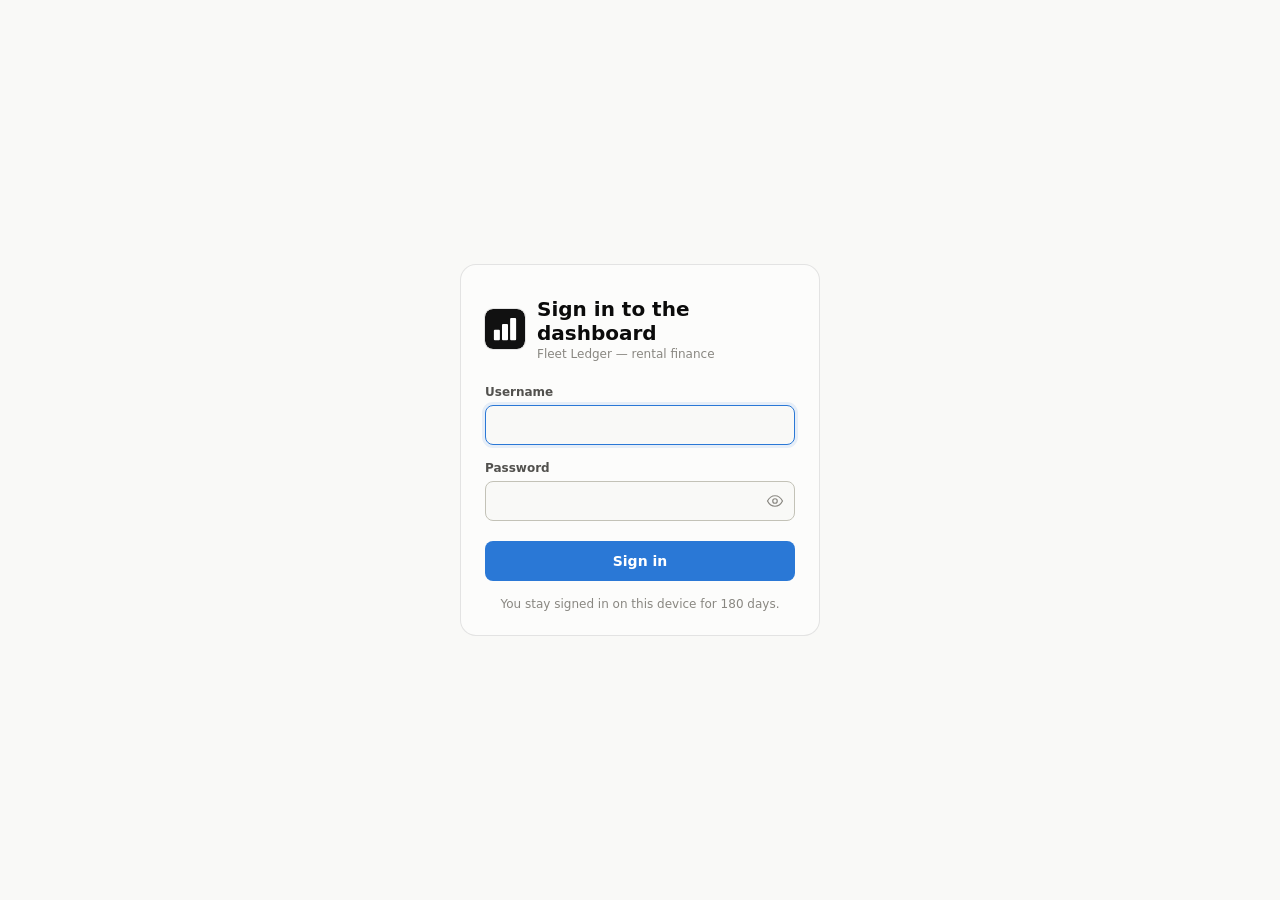
<file: project-4-bike-rental-finance-system/dashboard/frontend/login.html>
<!doctype html>
<html lang="en">
<head>
<meta charset="UTF-8" />
<meta name="viewport" content="width=device-width, initial-scale=1.0" />
<title>Fleet Ledger — sign in</title>
<link rel="icon" href="data:image/svg+xml,%3Csvg%20xmlns%3D%22http%3A//www.w3.org/2000/svg%22%20viewBox%3D%220%200%20640%20640%22%3E%3Crect%20width%3D%22640%22%20height%3D%22640%22%20rx%3D%22128%22%20fill%3D%22%23111%22/%3E%3Crect%20x%3D%22142%22%20y%3D%22330%22%20width%3D%2296%22%20height%3D%22168%22%20rx%3D%2216%22%20fill%3D%22%23fff%22/%3E%3Crect%20x%3D%22272%22%20y%3D%22238%22%20width%3D%2296%22%20height%3D%22260%22%20rx%3D%2216%22%20fill%3D%22%23fff%22/%3E%3Crect%20x%3D%22402%22%20y%3D%22142%22%20width%3D%2296%22%20height%3D%22356%22%20rx%3D%2216%22%20fill%3D%22%23fff%22/%3E%3C/svg%3E" />
<script>
  try {
    var t = localStorage.getItem("theme");
    if (t === "light" || t === "dark") document.documentElement.setAttribute("data-theme", t);
  } catch (e) {}
</script>
<link rel="stylesheet" href="styles.css" />
</head>
<body class="login-body">
<main class="login-wrap">
  <form class="login-card" id="login-form" novalidate>
    <div class="login-brand">
      <svg class="brand-logo" viewBox="0 0 640 640" width="40" height="40" aria-hidden="true"><rect width="640" height="640" rx="128" fill="#111"/><rect x="142" y="330" width="96" height="168" rx="16" fill="#fff"/><rect x="272" y="238" width="96" height="260" rx="16" fill="#fff"/><rect x="402" y="142" width="96" height="356" rx="16" fill="#fff"/></svg>
      <div>
        <h1 class="login-title">Sign in to the dashboard</h1>
        <p class="login-sub">Fleet Ledger — rental finance</p>
      </div>
    </div>

    <label class="login-field">
      <span class="login-label">Username</span>
      <input id="login-user" name="username" type="text" autocomplete="username"
             autocapitalize="none" spellcheck="false" required autofocus />
    </label>

    <label class="login-field">
      <span class="login-label">Password</span>
      <span class="login-password">
        <input id="login-password" name="password" type="password" autocomplete="current-password" required />
        <button type="button" class="login-reveal" id="login-reveal" aria-label="Show password" aria-pressed="false">
          <svg width="18" height="18" viewBox="0 0 24 24" fill="none" aria-hidden="true"><path d="M2 12s3.6-7 10-7 10 7 10 7-3.6 7-10 7S2 12 2 12Z" stroke="currentColor" stroke-width="1.6" stroke-linejoin="round"/><circle cx="12" cy="12" r="3" stroke="currentColor" stroke-width="1.6"/></svg>
        </button>
      </span>
    </label>

    <p class="login-error" id="login-error" role="alert" aria-live="assertive" hidden></p>

    <button class="login-submit" id="login-submit" type="submit">Sign in</button>
    <p class="login-hint">You stay signed in on this device for 180 days.</p>
  </form>
</main>
<script src="login.js"></script>
</body>
</html>
</file>
<file: project-4-bike-rental-finance-system/dashboard/frontend/styles.css>
:root {
  color-scheme: light;
  --surface-1: #fcfcfb;
  --page-plane: #f9f9f7;
  --text-primary: #0b0b0b;
  --text-secondary: #52514e;
  --text-muted: #898781;
  --gridline: #e1e0d9;
  --baseline: #c3c2b7;
  --border: rgba(11, 11, 11, 0.10);
  --success: #006300;
  --critical: #d03b3b;

  --series-1: #2a78d6;
  --series-1-wash: rgba(42, 120, 214, 0.10);

  --status-good: #0ca30c;
  --status-warning: #fab219;
  --status-serious: #ec835a;
  --status-critical: #d03b3b;
  --status-sale: #6f6d67;

  /* Fleet statuses, by meaning: blue = earning (rented, booked),
     green = ready to rent, warm = needs attention (idle, repair),
     grey = leaving the fleet (for sale, sold - the palest, needs nothing). */
  --st-booked: #6457d6;
  --st-free: #2f9e44;
  --st-idle: #e8a200;
  --st-repair: #e8590c;
  --st-sale: #6f6d67;
  --st-sold: #c9c7bf;

  --tooltip-muted: rgba(255,255,255,0.62);
  --shadow-card: 0 1px 2px rgba(11,11,11,0.04), 0 1px 12px rgba(11,11,11,0.03);
  --skeleton-base: #ece9e2;
  --skeleton-shine: #f7f5f0;

  /* Type scale - 6 steps, nothing outside this list. */
  --fs-1: 12px;
  --fs-2: 14px;
  --fs-3: 16px;
  --fs-4: 20px;
  --fs-5: 28px;
  --fs-6: 34px;
  --fs-kpi: 32px;

  /* Spacing - 4px grid. */
  --sp-1: 4px;
  --sp-2: 8px;
  --sp-3: 12px;
  --sp-4: 16px;
  --sp-5: 24px;
  --sp-6: 32px;

  /* Radius - one role each. */
  --radius-xs: 4px;
  --radius-sm: 8px;
  --radius-md: 12px;
  --radius-lg: 16px;
  --radius-pill: 999px;
}

@media (prefers-color-scheme: dark) {
  :root:where(:not([data-theme="light"])) {
    color-scheme: dark;
    --surface-1: #1a1a19;
    --page-plane: #0d0d0d;
    --text-primary: #ffffff;
    --text-secondary: #c3c2b7;
    --text-muted: #898781;
    --gridline: #2c2c2a;
    --baseline: #383835;
    --border: rgba(255, 255, 255, 0.10);
    --success: #0ca30c;
    --critical: #e66767;

    --series-1: #3987e5;
    --series-1-wash: rgba(57, 135, 229, 0.14);
    --status-sale: #8e8c85;
    --st-booked: #8b80f0;
    --st-free: #3fb950;
    --st-idle: #f5b82e;
    --st-repair: #f07b3f;
    --st-sale: #8e8c85;
    --st-sold: #555450;

    --tooltip-muted: rgba(11,11,11,0.55);
    --shadow-card: 0 1px 2px rgba(0,0,0,0.3), 0 1px 16px rgba(0,0,0,0.25);
    --skeleton-base: #232322;
    --skeleton-shine: #2c2c2a;
  }
}

:root[data-theme="dark"] {
  color-scheme: dark;
  --surface-1: #1a1a19;
  --page-plane: #0d0d0d;
  --text-primary: #ffffff;
  --text-secondary: #c3c2b7;
  --text-muted: #898781;
  --gridline: #2c2c2a;
  --baseline: #383835;
  --border: rgba(255, 255, 255, 0.10);
  --success: #0ca30c;
  --critical: #e66767;

  --series-1: #3987e5;
  --series-1-wash: rgba(57, 135, 229, 0.14);
  --status-sale: #8e8c85;
  --st-booked: #8b80f0;
  --st-free: #3fb950;
  --st-idle: #f5b82e;
  --st-repair: #f07b3f;
  --st-sale: #8e8c85;
  --st-sold: #555450;

  --tooltip-muted: rgba(11,11,11,0.55);
  --shadow-card: 0 1px 2px rgba(0,0,0,0.3), 0 1px 16px rgba(0,0,0,0.25);
  --skeleton-base: #232322;
  --skeleton-shine: #2c2c2a;
}

* { box-sizing: border-box; }

/* Author rules like `.x { display: flex }` otherwise beat the UA [hidden]
   rule at equal specificity, so anything toggled via the `hidden` attribute
   needs this to actually disappear. */
[hidden] { display: none !important; }

html, body {
  margin: 0;
  padding: 0;
  background: var(--page-plane);
  color: var(--text-primary);
  font-family: system-ui, -apple-system, "Segoe UI", sans-serif;
  font-size: var(--fs-2);
  -webkit-font-smoothing: antialiased;
}

.page {
  max-width: 1440px;
  margin: 0 auto;
  padding: var(--sp-4) var(--sp-4) var(--sp-6);
}

:focus-visible {
  outline: 2px solid var(--series-1);
  outline-offset: 2px;
  border-radius: var(--radius-xs);
}

@media (prefers-reduced-motion: reduce) {
  * { animation-duration: 0.001ms !important; animation-iteration-count: 1 !important; transition-duration: 0.001ms !important; }
}

/* ---------- Sticky control bar ---------- */

.control-bar {
  position: sticky;
  top: 0;
  z-index: 30;
  background: var(--page-plane);
  padding: var(--sp-3) 0 var(--sp-2);
  margin: 0 0 var(--sp-4);
  border-bottom: 1px solid var(--gridline);
}

.topbar {
  display: flex;
  align-items: flex-start;
  justify-content: space-between;
  gap: var(--sp-3);
  padding: 0 var(--sp-1) var(--sp-3);
  flex-wrap: wrap;
}

.topbar-title { display: flex; align-items: center; gap: var(--sp-3); flex-wrap: wrap; }
.topbar-title h1 .topbar-sub { font-weight: 400; color: var(--text-muted); margin-left: 6px; }
.brand-logo { display: block; flex: 0 0 auto; border-radius: var(--radius-sm); box-shadow: 0 0 0 1px var(--border); }
.topbar-title h1 { font-size: var(--fs-4); font-weight: 650; margin: 0; }
.topbar-sub { color: var(--text-secondary); font-size: var(--fs-2); }

.topbar-meta { display: flex; align-items: center; gap: var(--sp-2); flex-wrap: wrap; }
.ts-line {
  color: var(--text-muted);
  font-size: var(--fs-1);
  white-space: nowrap;
  font-variant-numeric: tabular-nums;
  cursor: default;
}

.demo-badge {
  color: var(--text-muted);
  font-size: var(--fs-1);
  border: 1px dashed currentColor;
  border-radius: 999px;
  padding: 1px var(--sp-2);
  white-space: nowrap;
  cursor: default;
}
.demo-badge[hidden] { display: none; }

.icon-btn {
  width: 32px; height: 32px;
  display: flex; align-items: center; justify-content: center;
  border-radius: var(--radius-pill);
  border: 1px solid var(--border);
  background: var(--surface-1);
  color: var(--text-secondary);
  cursor: pointer;
  flex: 0 0 auto;
}
.icon-btn:hover { color: var(--text-primary); background: var(--series-1-wash); }
.icon-btn, .cmp-btn, .table-toggle, .status-chip, .sort-btn, .bike-row, .dp-cancel, .dp-apply, .login-submit, .login-reveal {
  transition: background-color 0.2s ease, color 0.2s ease, border-color 0.2s ease, opacity 0.2s ease, filter 0.2s ease;
}
.icon-btn.spinning svg { animation: spin 0.8s linear infinite; }
@keyframes spin { to { transform: rotate(360deg); } }

.error-banner {
  display: flex;
  align-items: center;
  justify-content: space-between;
  gap: var(--sp-3);
  background: color-mix(in srgb, var(--critical) 12%, var(--surface-1));
  border: 1px solid color-mix(in srgb, var(--critical) 35%, transparent);
  color: var(--text-primary);
  border-radius: var(--radius-md);
  padding: var(--sp-3) var(--sp-4);
  font-size: var(--fs-2);
  margin-bottom: var(--sp-4);
}
.error-retry {
  border: 1px solid var(--border);
  background: var(--surface-1);
  border-radius: var(--radius-pill);
  padding: var(--sp-1) var(--sp-3);
  font-size: var(--fs-2);
  cursor: pointer;
  flex: 0 0 auto;
}

/* ---------- Range selector ---------- */

.range-row {
  display: flex;
  gap: var(--sp-2);
  overflow-x: auto;
  padding: var(--sp-1);
  scrollbar-width: thin;
}

.range-pill {
  flex: 0 0 auto;
  padding: 7px var(--sp-4);
  border-radius: var(--radius-pill);
  border: 1px solid var(--border);
  background: var(--surface-1);
  color: var(--text-secondary);
  font-size: var(--fs-2);
  font-weight: 500;
  cursor: pointer;
  white-space: nowrap;
  transition: background-color 0.22s ease, color 0.22s ease, border-color 0.22s ease, transform 0.12s ease;
}
.range-pill:active { transform: scale(0.96); }
.range-pill:hover { background: var(--series-1-wash); color: var(--text-primary); }
.range-pill.active {
  background: var(--series-1);
  border-color: var(--series-1);
  color: #ffffff;
}

.custom-pill { display: inline-flex; align-items: center; gap: 6px; }
.custom-pill svg { flex: 0 0 auto; }

.date-picker {
  position: absolute; z-index: 100;
  background: var(--surface-1); color: var(--text-primary);
  border: 1px solid var(--border); border-radius: var(--radius-md);
  box-shadow: 0 8px 28px rgba(0,0,0,0.16);
  padding: var(--sp-3) var(--sp-4);
  font-size: var(--fs-1);
  animation: pop-in 0.18s ease-out;
}
@keyframes pop-in { from { opacity: 0; transform: translateY(-4px); } }
.dp-fields { display: flex; align-items: flex-end; gap: var(--sp-2); }
.dp-fields label { display: flex; flex-direction: column; gap: var(--sp-1); color: var(--text-secondary); }
.dp-fields input {
  font: inherit; font-size: var(--fs-2); color: var(--text-primary);
  background: var(--page-plane); border: 1px solid var(--border); border-radius: var(--radius-sm);
  padding: 6px var(--sp-2);
}
.dp-dash { color: var(--text-muted); padding-bottom: 8px; }
.dp-error { color: var(--critical); margin-top: var(--sp-2); }
.dp-actions { display: flex; justify-content: flex-end; gap: var(--sp-2); margin-top: var(--sp-3); }
.dp-cancel, .dp-apply {
  font: inherit; font-size: var(--fs-1); padding: 5px var(--sp-3); border-radius: var(--radius-pill); cursor: pointer;
  border: 1px solid var(--border); background: transparent; color: var(--text-secondary);
}
.dp-apply { background: var(--series-1); border-color: var(--series-1); color: #fff; font-weight: 600; }

/* Kept for markup compatibility; the pill row scrolls on phones instead. */
.range-select {
  display: none !important;
  width: 100%;
  padding: var(--sp-3) var(--sp-3);
  border-radius: var(--radius-sm);
  border: 1px solid var(--border);
  background: var(--surface-1);
  color: var(--text-primary);
  font-size: var(--fs-3);
}



.fleet-bar {
  display: flex;
  gap: 2px;
  height: 8px;
  border-radius: var(--radius-xs);
  overflow: hidden;
  margin-top: auto;
}
.fleet-seg { height: 100%; min-width: 2px; }

.free-money-breakdown {
  position: absolute;
  z-index: 40;
  background: var(--text-primary);
  color: var(--surface-1);
  border-radius: var(--radius-sm);
  padding: var(--sp-2) var(--sp-3);
  font-size: var(--fs-1);
  line-height: 1.6;
  box-shadow: 0 4px 18px rgba(0,0,0,0.22);
  min-width: 220px;
  font-variant-numeric: tabular-nums;
  opacity: 0;
  pointer-events: none;
  transition: opacity 0.1s ease;
}
.free-money-breakdown.visible { opacity: 1; }
.free-money-breakdown .fm-row { display: flex; justify-content: space-between; gap: var(--sp-3); }
.free-money-breakdown .fm-head { color: var(--tooltip-muted); margin-top: var(--sp-1); }
.free-money-breakdown .fm-title { font-weight: 650; margin-bottom: var(--sp-1); }
.free-money-breakdown .fm-note { color: var(--tooltip-muted); margin-top: var(--sp-2); white-space: normal; max-width: 300px; line-height: 1.4; }
.free-money-breakdown.compact { min-width: 250px; padding: 6px var(--sp-2); line-height: 1.5; }
/* Group headers wrap at the width of the list under them instead of
   stretching the tooltip: width 0 + min-width 100% takes them out of sizing. */
.free-money-breakdown .fm-group { color: var(--tooltip-muted); margin-bottom: 2px; width: 0; min-width: 100%; line-height: 1.35; }
.free-money-breakdown .fm-group:not(:first-child) { margin-top: 6px; }
.free-money-breakdown .fm-note-plain { margin: 0; color: inherit; max-width: 260px; }
.free-money-breakdown .fm-note-top { margin: 0 0 var(--sp-2); padding-bottom: var(--sp-2); border-bottom: 1px solid rgba(255,255,255,0.2); max-width: none; }
.range-tip { cursor: help; border-bottom: 1px dashed var(--text-muted); }
.free-money-breakdown .fm-head:first-child { margin-top: 0; }
.free-money-breakdown .fm-row.muted { color: var(--tooltip-muted); }
.free-money-breakdown .fm-row.total { font-weight: 650; border-top: 1px solid rgba(255,255,255,0.2); margin-top: 3px; padding-top: 3px; }

/* ---------- Summary -> trend -> detail, top to bottom ---------- */

/* KPI strip: four big numbers in one row. */
.kpi-row {
  display: grid;
  grid-template-columns: repeat(4, minmax(0, 1fr));
  gap: var(--sp-3);
  margin-bottom: var(--sp-4);
}
@media (max-width: 900px) { .kpi-row { grid-template-columns: repeat(2, minmax(0, 1fr)); } }

/* Trend (left) and breakdown (right) side by side, one fixed height -
   neither stretches with the window, the bike list scrolls inside. */
.charts-row {
  --charts-h: 560px;
  display: grid;
  grid-template-columns: minmax(0, 11fr) minmax(0, 9fr);
  gap: var(--sp-4);
}
.charts-row > .chart-card { margin-bottom: 0; display: flex; flex-direction: column; min-width: 0; height: var(--charts-h); }
.charts-row .table-wrap { flex: 1 1 auto; min-height: 0; overflow-y: auto; }
@media (max-width: 1000px) { .charts-row { grid-template-columns: minmax(0, 1fr); } }

/* Centred BANs: each number stands on its own, read one by one. */
.kpi-row .stat-tile { padding: var(--sp-5) var(--sp-5) var(--sp-4); gap: var(--sp-2); align-items: center; text-align: center; }
.kpi-row .stat-label { font-size: var(--fs-2); justify-content: center; }
.kpi-row .stat-value-row { justify-content: center; }
.stat-delta-row { display: inline-flex; align-items: center; gap: var(--sp-2); cursor: help; }
.stat-delta-caption { font-size: var(--fs-1); color: var(--text-muted); }
.kpi-row .stat-value { font-size: 36px; letter-spacing: -0.02em; line-height: 1.1; }
.kpi-row .stat-delta { font-size: var(--fs-2); padding: 2px var(--sp-2); }
.kpi-row .stat-delta svg { width: 12px; height: 12px; }
.kpi-row .stat-sub { font-size: var(--fs-1); }
.stat-value-total { color: var(--text-muted); font-weight: 500; }

/* Control row: period pills on the left, fleet utilisation on the right. */
.control-row { display: flex; align-items: center; justify-content: space-between; gap: var(--sp-4); }
.fleet-widget {
  display: flex; align-items: center; gap: var(--sp-3);
  height: 36px; padding: 0 var(--sp-4);
  border: 1px solid var(--border); border-radius: var(--radius-pill); background: var(--surface-1);
}
.fleet-label { font-size: var(--fs-1); color: var(--text-secondary); white-space: nowrap; }
.fleet-widget .fleet-bar { width: 360px; height: 8px; margin-top: 0; border-radius: var(--radius-pill); }
.fleet-widget .fleet-seg { cursor: default; transition: opacity 0.25s ease; }
.fleet-widget .fleet-bar:hover .fleet-seg:not(.hover) { opacity: 0.35; }
/* Sits under the bar and above the sticky header (which is z-index 30).
   Fades in while sliding up a few pixels; left/top glide between segments. */
.viz-tooltip.fleet-tip {
  position: absolute; z-index: 100;
  transform: translate(-50%, 4px);
  transition: opacity 0.18s ease, transform 0.18s ease, left 0.2s ease;
}
.viz-tooltip.fleet-tip.visible { transform: translate(-50%, 0); }


.stat-tile {
  background: var(--surface-1);
  border: 1px solid var(--border);
  border-radius: var(--radius-md);
  padding: var(--sp-3) var(--sp-4);
  display: flex;
  flex-direction: column;
  gap: var(--sp-1);
  justify-content: flex-start;
  min-width: 0;
}
.stat-tile.muted .stat-value { color: var(--text-secondary); }

.stat-label { font-size: var(--fs-1); color: var(--text-secondary); font-weight: 500; display: flex; align-items: center; justify-content: space-between; gap: var(--sp-2); }
.stat-scope {
  font-size: var(--fs-1); font-weight: 500; color: var(--text-muted);
  padding: 1px var(--sp-2); border-radius: var(--radius-pill);
  border: 1px solid var(--border); white-space: nowrap;
}
/* The one tile that follows the period picker carries its accent. */
.stat-scope.live { color: var(--series-1); border-color: color-mix(in srgb, var(--series-1) 35%, transparent); background: var(--series-1-wash); }
.stat-value-row { display: flex; align-items: center; gap: var(--sp-2); flex-wrap: wrap; }
.stat-value {
  font-size: var(--fs-4);
  font-weight: 650;
  letter-spacing: -0.01em;
  font-variant-numeric: tabular-nums;
}
.stat-sub { font-size: var(--fs-1); color: var(--text-muted); overflow-wrap: anywhere; }
.stat-value.has-tip { cursor: help; border-bottom: 1px dashed var(--border); width: fit-content; }

.stat-delta {
  display: inline-flex;
  align-items: center;
  gap: 3px;
  font-size: var(--fs-1);
  font-weight: 600;
  padding: 2px 7px 2px 6px;
  border-radius: var(--radius-pill);
  font-variant-numeric: tabular-nums;
}
.stat-delta.up { color: var(--success); background: color-mix(in srgb, var(--success) 14%, transparent); }
.stat-delta.down { color: var(--critical); background: color-mix(in srgb, var(--critical) 14%, transparent); }
.stat-delta.flat { color: var(--text-muted); background: var(--gridline); }
.stat-delta svg { width: 11px; height: 11px; }

.tt-dot { width: 8px; height: 8px; border-radius: 50%; display: inline-block; flex: 0 0 auto; }

/* ---------- skeleton ---------- */

.sk-line {
  height: 12px;
  border-radius: var(--radius-xs);
  background: linear-gradient(90deg, var(--skeleton-base) 25%, var(--skeleton-shine) 37%, var(--skeleton-base) 63%);
  background-size: 400% 100%;
  animation: shimmer 1.4s ease infinite;
}
.sk-w60 { width: 60%; }
.sk-w40 { width: 40%; }
.sk-w80 { width: 80%; }
.sk-tall { height: 22px; }
@keyframes shimmer { 0% { background-position: 100% 0; } 100% { background-position: -100% 0; } }

/* ---------- Chart cards ---------- */

/* Only the list shrinks inside a fixed-height card; the head, filters and
   count row keep their natural height. */
#bike-card > :not(#bike-list-section):not(.table-wrap) { flex-shrink: 0; }
#period-chart-card > .chart-card-head { flex-shrink: 0; }

/* Bikes: full width under the top row, fixed height, the list scrolls inside. */
#bike-card { display: flex; flex-direction: column; margin-bottom: 0; }
#bike-card #bike-list-section,
#bike-card .table-wrap { flex: 1 1 auto; min-height: 0; overflow-y: auto; }

.chart-card {
  background: var(--surface-1);
  border: 1px solid var(--border);
  border-radius: var(--radius-md);
  padding: var(--sp-4);
  margin-bottom: var(--sp-4);
}

.chart-card-head {
  display: flex;
  align-items: flex-start;
  justify-content: space-between;
  gap: var(--sp-3);
  margin-bottom: var(--sp-3);
}
.chart-card-head > div { min-width: 0; }
.chart-card-head h2 { font-size: var(--fs-3); font-weight: 650; margin: 0 0 2px; }
.chart-sub { font-size: var(--fs-1); color: var(--text-muted); margin: 0; display: flex; align-items: center; gap: 5px; flex-wrap: wrap; }
.info-dot {
  display: inline-flex; align-items: center; justify-content: center;
  width: 14px; height: 14px; border-radius: 50%;
  border: 1px solid var(--text-muted); color: var(--text-muted);
  font-size: 10px; cursor: help; flex: 0 0 auto;
}

/* Segmented control (iOS-style): an accent thumb slides under the chosen
   option; two equal cells so the thumb just moves by its own width. */
.compare-toggle {
  --cmp-index: 0;
  position: relative;
  display: grid; grid-template-columns: 1fr 1fr; flex: 0 0 auto;
  padding: 2px;
  border: 1px solid var(--border); border-radius: var(--radius-pill); background: var(--page-plane);
}
.cmp-thumb {
  position: absolute; top: 2px; bottom: 2px; left: 2px;
  width: calc((100% - 4px) / 2);
  border-radius: var(--radius-pill);
  background: var(--series-1);
  box-shadow: 0 1px 3px rgba(0, 0, 0, 0.18);
  transform: translateX(calc(var(--cmp-index) * 100%));
  transition: transform 0.45s cubic-bezier(0.4, 0, 0.2, 1);
}
.cmp-btn {
  position: relative; z-index: 1;
  font: inherit; font-size: var(--fs-1); font-weight: 600; letter-spacing: 0.02em;
  min-width: 48px; padding: 4px var(--sp-3); border: none; border-radius: var(--radius-pill);
  background: transparent; color: var(--text-secondary); cursor: pointer;
  transition: color 0.35s ease;
}
.cmp-btn:hover:not(.active) { color: var(--text-primary); }
.cmp-btn.active { color: #fff; cursor: default; }

.table-toggle {
  padding: 5px var(--sp-3);
  border-radius: var(--radius-pill);
  border: 1px solid var(--border);
  background: transparent;
  color: var(--text-secondary);
  font-size: var(--fs-1);
  cursor: pointer;
  flex: 0 0 auto;
}
.table-toggle:hover { color: var(--text-primary); }

.status-filter { display: flex; gap: var(--sp-1); flex-wrap: wrap; margin-bottom: var(--sp-2); }
.status-chip {
  display: inline-flex;
  align-items: center;
  gap: 5px;
  padding: 3px 7px;
  border-radius: var(--radius-pill);
  border: 1px solid var(--border);
  background: transparent;
  color: var(--text-secondary);
  font-size: var(--fs-1);
  cursor: pointer;
  font-variant-numeric: tabular-nums;
}
.status-chip:hover { color: var(--text-primary); }
.status-chip.active { background: var(--text-primary); color: var(--surface-1); border-color: var(--text-primary); }


.insight-note {
  background: color-mix(in srgb, var(--status-warning) 14%, var(--surface-1));
  border: 1px solid color-mix(in srgb, var(--status-warning) 40%, transparent);
  border-radius: var(--radius-sm);
  padding: var(--sp-1) var(--sp-2);
  font-size: var(--fs-1);
  color: var(--text-primary);
  margin-bottom: var(--sp-2);
}

/* ---------- Bike list (HTML bars, % widths) ---------- */

.bike-list-head {
  display: flex; align-items: center; justify-content: space-between; gap: var(--sp-3);
  padding: var(--sp-1) var(--sp-1) var(--sp-2);
  border-bottom: 1px solid var(--gridline);
}
.bike-count { font-size: var(--fs-1); color: var(--text-muted); font-variant-numeric: tabular-nums; display: flex; align-items: center; gap: var(--sp-2); min-width: 0; }
.bike-count .bike-badge { font-size: 11px; padding: 3px 7px; }
.sort-btn {
  display: inline-flex; align-items: center; gap: var(--sp-1);
  border: none; background: none; padding: 2px var(--sp-1);
  color: var(--text-secondary); font-size: var(--fs-1); cursor: pointer; border-radius: var(--radius-xs);
}
.sort-btn:hover { color: var(--text-primary); background: var(--series-1-wash); }
.sort-btn svg { width: 12px; height: 12px; }

/* The whole fleet scrolls inside the card; the fade hints there is more. */
.bike-scroll {
  mask-image: linear-gradient(to bottom, #000 calc(100% - 24px), transparent);
  -webkit-mask-image: linear-gradient(to bottom, #000 calc(100% - 24px), transparent);
  padding-bottom: var(--sp-4);
  scrollbar-width: thin;
}

.bike-list { display: flex; flex-direction: column; gap: 0; position: relative; padding-top: var(--sp-1); }

.bike-row {
  display: grid;
  grid-template-columns: 18px minmax(0, 220px) minmax(60px, 1fr) 72px;
  grid-template-areas: "rank label track value";
  align-items: center;
  column-gap: var(--sp-2);
  padding: 5px var(--sp-1);
  border-radius: var(--radius-sm);
}
.bike-row:hover { background: var(--series-1-wash); }
.bike-row-rank { grid-area: rank; font-size: 11px; color: var(--text-muted); text-align: right; font-variant-numeric: tabular-nums; }

.bike-row-label { grid-area: label; overflow: hidden; min-width: 0; }
.bike-row-name { display: flex; align-items: center; gap: 6px; font-size: var(--fs-1); color: var(--text-primary); font-weight: 600; white-space: nowrap; min-width: 0; }
.bike-row-title { overflow: hidden; text-overflow: ellipsis; }
.bike-row-meta { font-size: 11px; color: var(--text-muted); white-space: nowrap; overflow: hidden; text-overflow: ellipsis; padding-left: 16px; font-variant-numeric: tabular-nums; }
.bike-row-label { cursor: default; }
.bike-row-cc { flex: 0 0 auto; font-weight: 500; color: var(--text-muted); }
/* Paint-colour swatch: no outline, except where the dot would vanish into
   the background - white on the light theme, black on the dark one. */
.bike-swatch { width: 10px; height: 10px; border-radius: 50%; flex: 0 0 auto; }
.bike-swatch.is-unknown { border: 1px dashed var(--text-muted); }
.bike-swatch.is-light { box-shadow: inset 0 0 0 1px var(--baseline); }
:root[data-theme="dark"] .bike-swatch.is-light { box-shadow: none; }
:root[data-theme="dark"] .bike-swatch.is-dark { box-shadow: inset 0 0 0 1px var(--text-muted); }
@media (prefers-color-scheme: dark) {
  :root:where(:not([data-theme="light"])) .bike-swatch.is-light { box-shadow: none; }
  :root:where(:not([data-theme="light"])) .bike-swatch.is-dark { box-shadow: inset 0 0 0 1px var(--text-muted); }
}
.bike-badge {
  flex: 0 0 auto; font-size: 10px; font-weight: 600; line-height: 1;
  padding: 3px 6px; border-radius: var(--radius-pill); cursor: help;
  color: var(--text-primary);
  background: color-mix(in srgb, var(--status-warning) 22%, transparent);
}
/* Overdue money is the real problem (red); bikes without operations and rent
   rows without end_date are bookkeeping errors (amber). */
.bike-badge.overdue { background: color-mix(in srgb, var(--critical) 18%, transparent); }
.bike-badge.data-error { background: color-mix(in srgb, var(--status-warning) 22%, transparent); }
/* Count and badges share a line while they fit; on narrower cards the badges
   wrap under the count instead of the count getting cut. */
.bike-list-head .bike-count { flex: 1 1 auto; flex-wrap: wrap; row-gap: 4px; }
.bike-count-text { white-space: nowrap; flex: 0 0 auto; }
.bike-list-head .sort-btn { white-space: nowrap; flex: 0 0 auto; }

.bike-row-track { grid-area: track; height: 8px; min-width: 30px; background: var(--gridline); border-radius: var(--radius-pill); overflow: hidden; }
.bike-row-bar { height: 100%; background: var(--series-1); border-radius: var(--radius-pill); min-width: 2px; }
.bike-row.zero .bike-row-bar { min-width: 0; }
.bike-row-value {
  grid-area: value;
  display: flex; align-items: baseline; justify-content: flex-end; gap: 6px;
  font-size: var(--fs-1);
  font-weight: 600;
  color: var(--text-primary);
  white-space: nowrap;
  font-variant-numeric: tabular-nums;
}
.bike-row-share { font-size: 11px; font-weight: 500; color: var(--text-muted); min-width: 28px; text-align: right; }
.bike-row.zero .bike-row-value { color: var(--text-muted); font-weight: 500; }
.bike-row.zero .bike-row-title { color: var(--text-secondary); }

/* ---------- period chart ---------- */

.chart-body { position: relative; width: 100%; }
.chart-body svg { display: block; }
/* Fills the card's remaining (fixed) height; the svg is taken out of flow so
   its own size never feeds back into the container it is measured from. */
.chart-body.chart-fill { flex: 1 1 auto; min-height: 200px; }
.chart-body.chart-fill > svg { position: absolute; top: 0; left: 0; }

.axis-text { fill: var(--text-muted); font-size: 11px; }
.grid-line { stroke: var(--gridline); stroke-width: 1; }
.baseline-line { stroke: var(--baseline); stroke-width: 1; }
.area-fill { fill: url(#area-grad); }
.after-data-zone { fill: var(--gridline); opacity: 0.45; }
.after-data-label { fill: var(--text-muted); font-size: 11px; }
.line-path { fill: none; stroke: var(--series-1); stroke-width: 2.25; stroke-linejoin: round; stroke-linecap: round; }
.line-path.partial { stroke-dasharray: 4 4; }
.end-dot { fill: var(--series-1); stroke: var(--surface-1); stroke-width: 2; }
.partial-dot { fill: var(--surface-1); stroke: var(--series-1); stroke-width: 2; }
.crosshair-line { stroke: var(--text-muted); stroke-width: 1; stroke-dasharray: 3 3; opacity: 0; pointer-events: none; }
.hover-dot { fill: var(--series-1); stroke: var(--surface-1); stroke-width: 2; opacity: 0; pointer-events: none; }
/* Same point of the previous period - only while hovering. */
.ghost-dot { fill: var(--surface-1); stroke: var(--text-muted); stroke-width: 2; stroke-dasharray: 2 2; opacity: 0; pointer-events: none; }

/* tooltip */

.viz-tooltip {
  position: absolute;
  pointer-events: none;
  background: var(--text-primary);
  color: var(--surface-1);
  border-radius: var(--radius-sm);
  padding: var(--sp-2) var(--sp-3);
  font-size: var(--fs-1);
  line-height: 1.5;
  box-shadow: 0 4px 18px rgba(0,0,0,0.22);
  opacity: 0;
  transform: translate(-50%, -100%);
  transition: opacity 0.15s ease;
  white-space: nowrap;
  z-index: 20;
  font-variant-numeric: tabular-nums;
}
.viz-tooltip.visible { opacity: 1; }
.viz-tooltip .tt-title { font-weight: 650; margin-bottom: 3px; }
.viz-tooltip .tt-row { display: flex; align-items: center; gap: 6px; }
.viz-tooltip .tt-key { width: 8px; height: 8px; background: var(--series-1); border-radius: 50%; flex: 0 0 auto; }
.viz-tooltip .tt-key.ghost { background: transparent; border: 1.5px dashed var(--tooltip-muted); }
.viz-tooltip .tt-val { margin-left: auto; padding-left: var(--sp-4); }
.viz-tooltip .tt-diff { display: flex; align-items: center; gap: var(--sp-2); margin-top: var(--sp-1); padding-top: var(--sp-1); border-top: 1px solid color-mix(in srgb, var(--surface-1) 20%, transparent); }
.viz-tooltip .tt-delta { font-weight: 650; padding: 0 6px; border-radius: var(--radius-pill); }
.viz-tooltip .tt-delta.up { background: var(--success); color: #fff; }
.viz-tooltip .tt-delta.down { background: var(--critical); color: #fff; }
.viz-tooltip .tt-delta.flat { background: var(--tooltip-muted); color: var(--text-primary); }
.viz-tooltip .tt-muted { color: var(--tooltip-muted); }

/* ---------- data table (accessibility twin) ---------- */

.table-wrap { overflow-x: auto; margin-top: var(--sp-2); }
.data-table { width: 100%; border-collapse: collapse; font-size: var(--fs-2); }
.data-table th, .data-table td { text-align: left; padding: 7px var(--sp-2); border-bottom: 1px solid var(--gridline); }
.data-table th { color: var(--text-secondary); font-weight: 600; }
.data-table td { font-variant-numeric: tabular-nums; }


.empty-state { color: var(--text-muted); font-size: var(--fs-2); padding: var(--sp-5) 0; text-align: center; }

/* ---------- motion: data changes ease in instead of snapping ---------- */

/* While a new period loads, the old figures dim softly. */
#daily-chart-body, #bike-list, #kpi-row { transition: opacity 0.4s ease; }

/* Revenue chart: the series draws in left to right, axes fade up. */
.chart-enter .series { animation: series-reveal 1.5s cubic-bezier(0.4, 0, 0.2, 1) both; }
.chart-enter .grid-line, .chart-enter .axis-text { animation: soft-in 0.8s ease both; }
.chart-enter .end-dot, .chart-enter .partial-dot { animation: soft-in 0.45s ease 1.35s both; }
@keyframes series-reveal { from { clip-path: inset(0 100% 0 0); } to { clip-path: inset(0 0 0 0); } }
@keyframes soft-in { from { opacity: 0; } to { opacity: 1; } }

/* Bike list: bars grow from their old length, rows cascade in. */
.bike-row-bar { transition: width 1.1s cubic-bezier(0.25, 0.8, 0.25, 1); }
.bike-row.enter { animation: row-in 0.7s ease both; }
@keyframes row-in { from { opacity: 0; transform: translateY(4px); } to { opacity: 1; transform: none; } }

/* ---------- responsive ---------- */

/* Large laptops (MacBook 14/16 and up): a bit more room for both charts. */
@media (min-width: 1440px) and (min-height: 900px) {
  .charts-row { --charts-h: 620px; }
}

/* 1201-1320px (e.g. 1280 laptops): a shorter fleet bar keeps pills and fleet on one line. */
@media (max-width: 1320px) {
  .fleet-widget .fleet-bar { width: 240px; }
}

/* Period pills + fleet bar no longer fit one line (small laptops, tablets):
   fleet utilisation moves to its own full-width row. */
@media (max-width: 1200px) {
  .control-row { flex-direction: column; align-items: stretch; gap: var(--sp-2); }
  .range-row { flex-wrap: wrap; overflow: visible; }
  .fleet-widget .fleet-bar { width: auto; flex: 1 1 auto; }
}

/* Tablets / narrow windows: charts stacked, each at its own fixed height. */
@media (max-width: 1000px) {
  .charts-row > #period-chart-card { height: 360px; }
  .charts-row > #bike-card { height: 600px; }
}

/* Phones (iPhone SE 375 … Pro Max 430). */
@media (max-width: 640px) {
  .page { padding: var(--sp-3) var(--sp-3) var(--sp-5); }

  /* The header scrolls away: a sticky two-row bar would eat a third of the screen. */
  .control-bar { position: static; margin-bottom: var(--sp-3); padding-top: var(--sp-1); }
  /* Row 1: logo + title | buttons. Row 2: "updated · data as of". */
  .topbar { flex-wrap: wrap; align-items: center; row-gap: var(--sp-1); padding-bottom: var(--sp-2); }
  .topbar-title { flex: 1 1 auto; }
  .topbar-meta { display: contents; }
  .topbar-meta .ts-line { order: 3; flex-basis: 100%; white-space: normal; }
  /* The demo mark shares the timestamp row instead of pushing the buttons off the title row. */
  .topbar-meta .demo-badge { order: 3; }
  .topbar-meta .demo-badge:not([hidden]) ~ .ts-line { flex: 1 1 0; min-width: 0; }
  .brand-logo { width: 28px; height: 28px; }
  .topbar-title h1 { font-size: var(--fs-3); }

  .range-row {
    flex-wrap: nowrap; overflow-x: auto; scrollbar-width: none;
    margin: 0 calc(-1 * var(--sp-3)); padding: var(--sp-1) var(--sp-3);
  }
  .range-row::-webkit-scrollbar { display: none; }
  .range-pill { padding: 6px var(--sp-3); }
  .fleet-widget { height: 32px; padding: 0 var(--sp-3); }

  .kpi-row { grid-template-columns: repeat(2, minmax(0, 1fr)); gap: var(--sp-2); margin-bottom: var(--sp-3); }
  .kpi-row .stat-tile { padding: var(--sp-3) var(--sp-2); gap: var(--sp-1); }
  .kpi-row .stat-label { font-size: var(--fs-1); }
  .kpi-row .stat-value { font-size: 22px; }
  .kpi-row .stat-delta { font-size: var(--fs-1); }
  .kpi-row .stat-sub { font-size: 11px; line-height: 1.3; }

  .charts-row { gap: var(--sp-3); }
  .chart-card { padding: var(--sp-3); }
  .charts-row > #period-chart-card { height: 300px; }
  .charts-row > #bike-card { height: 560px; }
  .chart-card-head h2 { font-size: var(--fs-2); }

  /* Status chips: one swipeable line instead of three wrapped ones. */
  .status-filter {
    flex-wrap: nowrap; overflow-x: auto; scrollbar-width: none;
    margin: 0 calc(-1 * var(--sp-3)) var(--sp-2); padding: 0 var(--sp-3);
  }
  .status-filter::-webkit-scrollbar { display: none; }
  .status-chip { flex: 0 0 auto; }

  .bike-row {
    grid-template-columns: 18px minmax(0, 1fr) auto;
    grid-template-areas: "rank label value" ". track track";
    row-gap: 4px;
  }
  .bike-row-track { height: 6px; }

  /* Count on one line; the sort toggle keeps just its arrow. */
  .bike-count { white-space: nowrap; font-size: 11px; }
  .sort-btn .sort-label { display: none; }

  .free-money-breakdown { max-width: calc(100vw - 16px); }
  .date-picker { padding: var(--sp-3); }
  .dp-fields input { font-size: var(--fs-3); } /* 16px stops iOS zooming in */
}

/* Smallest phones (iPhone SE / mini). */
@media (max-width: 390px) {
  .kpi-row .stat-value { font-size: 20px; }
  .dp-fields input { width: 132px; }
}

/* ---------- Login page ---------- */

.login-body { min-height: 100vh; }
.login-wrap {
  min-height: 100vh;
  display: flex;
  align-items: center;
  justify-content: center;
  padding: var(--sp-4);
}
.login-card {
  width: 100%;
  max-width: 360px;
  display: flex;
  flex-direction: column;
  gap: var(--sp-4);
  background: var(--surface-1);
  border: 1px solid var(--border);
  border-radius: var(--radius-lg);
  padding: var(--sp-6) var(--sp-5) var(--sp-5);
}
.login-brand { display: flex; align-items: center; gap: var(--sp-3); margin-bottom: var(--sp-2); }
.login-title { font-size: var(--fs-4); font-weight: 650; margin: 0; }
.login-sub { font-size: var(--fs-1); color: var(--text-muted); margin: 2px 0 0; }

.login-field { display: flex; flex-direction: column; gap: 6px; }
.login-label { font-size: var(--fs-1); font-weight: 600; color: var(--text-secondary); }
.login-field input {
  width: 100%;
  height: 40px;
  padding: 0 var(--sp-3);
  font: inherit;
  font-size: var(--fs-3);
  color: var(--text-primary);
  background: var(--page-plane);
  border: 1px solid var(--baseline);
  border-radius: var(--radius-sm);
}
.login-field input:focus { outline: none; border-color: var(--series-1); box-shadow: 0 0 0 3px var(--series-1-wash); }
.login-field input[aria-invalid="true"] { border-color: var(--critical); }

.login-password { position: relative; display: block; }
.login-password input { padding-right: 44px; }
.login-reveal {
  position: absolute;
  top: 4px; right: 4px;
  width: 32px; height: 32px;
  display: flex; align-items: center; justify-content: center;
  border: 0;
  background: transparent;
  color: var(--text-muted);
  border-radius: var(--radius-xs);
  cursor: pointer;
}
.login-reveal:hover, .login-reveal[aria-pressed="true"] { color: var(--text-primary); }

.login-error {
  margin: 0;
  font-size: var(--fs-2);
  color: var(--critical);
}

.login-submit {
  height: 40px;
  margin-top: var(--sp-1);
  font: inherit;
  font-size: var(--fs-2);
  font-weight: 600;
  color: #fff;
  background: var(--series-1);
  border: 0;
  border-radius: var(--radius-sm);
  cursor: pointer;
}
.login-submit:hover:not(:disabled) { filter: brightness(1.08); }
.login-submit:disabled { opacity: 0.6; cursor: default; }
.login-hint { margin: 0; font-size: var(--fs-1); color: var(--text-muted); text-align: center; }
</file>
